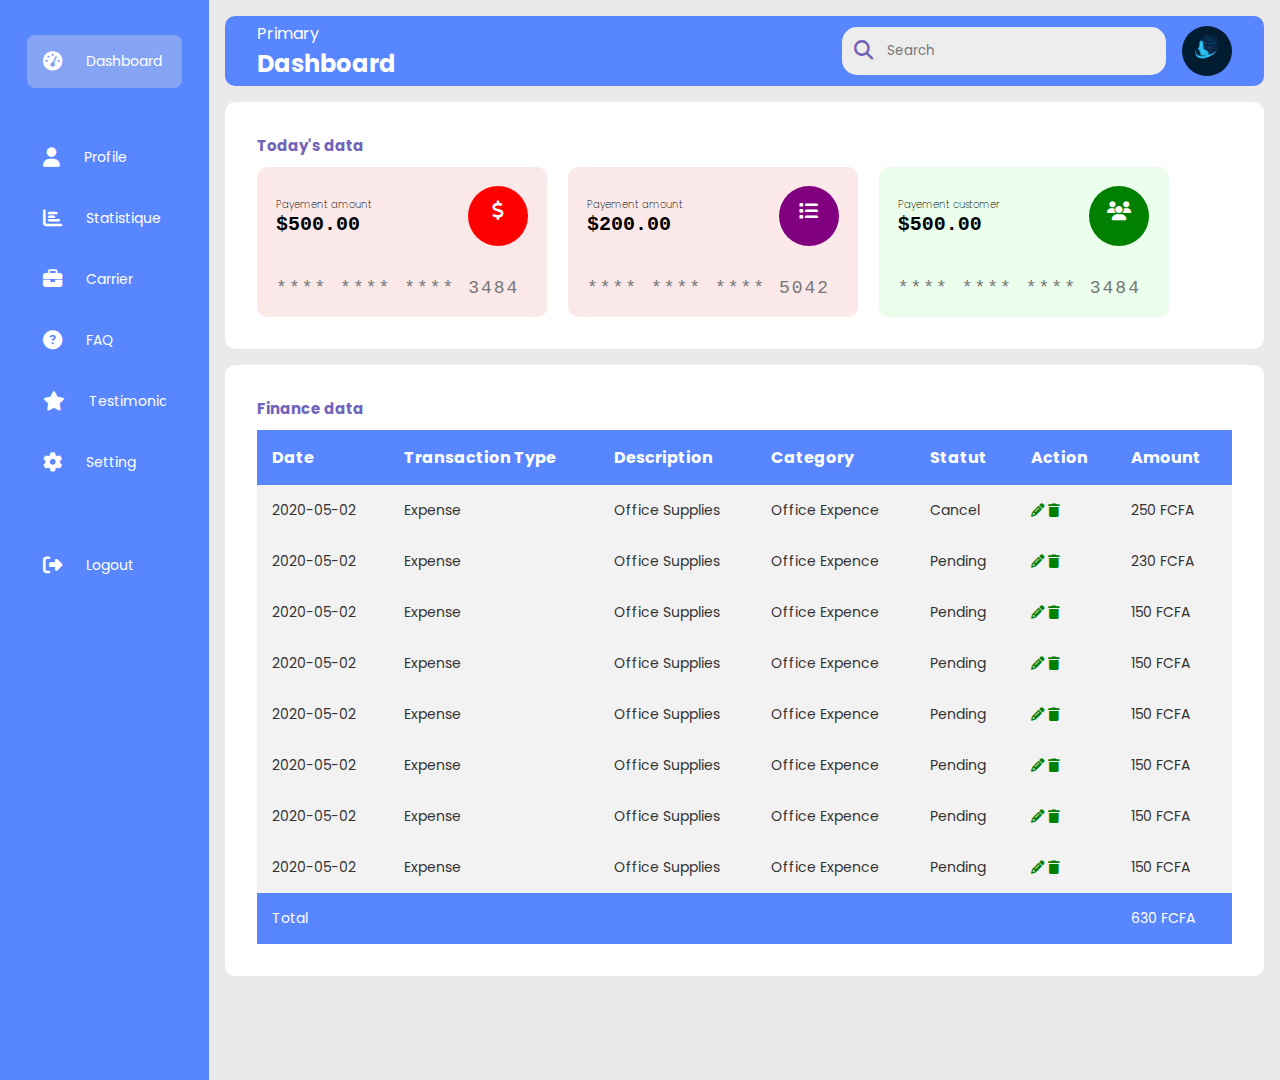
<file: index.html>
<!DOCTYPE html>
<html lang="en">
<head>
    <meta charset="UTF-8">
    <meta name="viewport" content="width=device-width, initial-scale=1.0">
    <title>Dashboard</title>
<link rel="stylesheet" href="https://cdnjs.cloudflare.com/ajax/libs/font-awesome/6.4.0/css/all.min.css">
    <link rel="stylesheet" href="style.css">
</head>
<body>
    <div class="sidebar">
        
        <div class="menu-item">
            <ul class="menu">
                <li class="active">
                    <a href="#">
                        <i class="fas fa-tachometer-alt"></i>
                        <span>Dashboard</span>
                    </a>
                </li>
            </ul>
        </div>
        <ul class="menu">
            
            <li>
                <a href="#">
                    <i class="fas fa-user"></i>
                    <span>Profile</span>
                </a>
            </li>
            <li>
                <a href="#">
                    <i class="fas fa-chart-bar"></i>
                    <span>Statistique</span>
                </a>
            </li>
            <li>
                <a href="#">
                    <i class="fas fa-briefcase"></i>
                    <span>Carrier</span>
                </a>
            </li>
            <li>
                <a href="#">
                    <i class="fas fa-question-circle"></i>
                    <span>FAQ</span>
                </a>
            </li>
            <li>
                <a href="#">
                    <i class="fas fa-star"></i>
                    <span>Testimonials</span>
                </a>
            </li>
            <li>
                <a href="#">
                    <i class="fas fa-cog"></i>
                    <span>Setting</span>
                </a>
            </li>
            <li class="logout">
                    <a href="#">
                        <i class="fas fa-sign-out-alt"></i>
                        <span>Logout</span>
                    </a>
            </li>
        </ul>
        
    </div>
    
    <div class="main--content">
        <div class="header--wrapper">
            <div class="header--title">
                <span>Primary</span>
                <h2>Dashboard</h2>
            </div>
            <div class="user--info">
                <div class="seach--box">
                   <i class="fas fa-search"></i>
                   <input type="text" placeholder="Search">
                </div>
                <img src="images/image.png" alt="">
            </div>
        </div>
    


    <div class="card-container">
        <h3 class="main--title">Today's data</h3>
        <div class="card--wrapper">
            <div class="payement--card light-red">
                <div class="card--header">
                    <div class="amount">
                        <span class="title">
                            Payement amount
                        </span>
                        <span class="amount--value">$500.00</span>
                    </div>
                    <i class="fas fa-dollar-sign icon"></i>
                </div>
                <span class="card-detail">
                    **** **** **** 3484
                </span>
            </div>

            <div class="payement--card light-red">
                <div class="card--header">
                    <div class="amount">
                        <span class="title">
                            Payement amount
                        </span>
                        <span class="amount--value">$200.00</span>
                    </div>
                    <i class="fas fa-list icon dark-purple"></i>
                </div>
                <span class="card-detail">
                    **** **** **** 5042
                </span>
            </div>

            <div class="payement--card light-green">
                <div class="card--header">
                    <div class="amount">
                        <span class="title">
                            Payement customer
                        </span>
                        <span class="amount--value">$500.00</span>
                    </div>
                    <i class="fas fa-users icon dark-green"></i>
                </div>
                <span class="card-detail">
                    **** **** **** 3484
                </span>
            </div>
        </div>
    </div>
    <div class="tabular--wrapper">
          <h3 class="main--title">Finance data</h3>
          <div class="table--container table-responsive">
                <table>
                    <thead>
                    
                    <tr>
                        <th>Date</th>
                        <th>Transaction Type</th>
                        <th>Description</th>
                        <th>Category</th>
                        <th>Statut</th>
                        <th>Action</th>
                        <th>Amount</th>
                    </tr>
                    <tbody>
                        <tr>
                            <td>2020-05-02</td>
                            <td>Expense</td>
                            <td>Office Supplies</td>
                            <td>Office Expence</td>
                            <td>Cancel</td>
                            <td>
                                <button class="btn btn-primary"><i class="fas fa-pencil"></i></button>
                                <button class="btn btn-danger"><i class="fas fa-trash"></i></button>
                            </td>
                            <td>250 FCFA</td>                           
                        </tr>
                           
                        <tr>
                            <td>2020-05-02</td>
                            <td>Expense</td>
                            <td>Office Supplies</td>
                            <td>Office Expence</td>
                            <td>Pending</td>
                            <td>
                                <button class="btn btn-primary"><i class="fas fa-pencil"></i></button>
                                <button class="btn btn-danger"><i class="fas fa-trash"></i></button>
                            </td>
                            <td>230 FCFA</td>
                        </tr>

                        <tr>
                            <td>2020-05-02</td>
                            <td>Expense</td>
                            <td>Office Supplies</td>
                            <td>Office Expence</td>
                            <td>Pending</td>
                            <td>
                                <button class="btn btn-primary"><i class="fas fa-pencil"></i></button>
                                <button class="btn btn-danger"><i class="fas fa-trash"></i></button>
                            </td>
                            <td>150 FCFA</td>
                        </tr>

                        <tr>
                            <td>2020-05-02</td>
                            <td>Expense</td>
                            <td>Office Supplies</td>
                            <td>Office Expence</td>
                            <td>Pending</td>
                            <td>
                                <button class="btn btn-primary"><i class="fas fa-pencil"></i></button>
                                <button class="btn btn-danger"><i class="fas fa-trash"></i></button>
                            </td>
                            <td>150 FCFA</td>
                        </tr>

                        <tr>
                            <td>2020-05-02</td>
                            <td>Expense</td>
                            <td>Office Supplies</td>
                            <td>Office Expence</td>
                            <td>Pending</td>
                            <td>
                                <button class="btn btn-primary"><i class="fas fa-pencil"></i></button>
                                <button class="btn btn-danger"><i class="fas fa-trash"></i></button>
                            </td>
                            <td>150 FCFA</td>
                        </tr>

                        <tr>
                            <td>2020-05-02</td>
                            <td>Expense</td>
                            <td>Office Supplies</td>
                            <td>Office Expence</td>
                            <td>Pending</td>
                            <td>
                                <button class="btn btn-primary"><i class="fas fa-pencil"></i></button>
                                <button class="btn btn-danger"><i class="fas fa-trash"></i></button>
                            </td>
                            <td>150 FCFA</td>
                        </tr>

                        <tr>
                            <td>2020-05-02</td>
                            <td>Expense</td>
                            <td>Office Supplies</td>
                            <td>Office Expence</td>
                            <td>Pending</td>
                            <td>
                                <button class="btn btn-primary"><i class="fas fa-pencil"></i></button>
                                <button class="btn btn-danger"><i class="fas fa-trash"></i></button>
                            </td>
                            <td>150 FCFA</td>
                        </tr>

                        <tr>
                            <td>2020-05-02</td>
                            <td>Expense</td>
                            <td>Office Supplies</td>
                            <td>Office Expence</td>
                            <td>Pending</td>
                            <td>
                                <button class="btn btn-primary"><i class="fas fa-pencil"></i></button>
                                <button class="btn btn-danger"><i class="fas fa-trash"></i></button>
                            </td>
                            <td>150 FCFA</td>
                        </tr>

                    </tbody>
                    <tfoot>
                        <td colspan="6">Total</td>
                        <td >630 FCFA</td>
                    </tfoot>
                </thead>
            </table>
          </div>
    </div>
</div>

</body>
</html>
</file>
<file: style.css>
@import url("https://fonts.googleapis.com/css2?family=Poppins:wght@400;600&display=swap");


*{
    margin: 0;
    padding: 0;
    border: none;
    outline: none;
    box-sizing: border-box;
    font-family: "Poppins", sans-serif;
}
body{
    display: flex;
}
.sidebar{
    position: sticky;
    top: 0;
    left: 0;
    bottom: 0;
    width: 110px;
    height: 120vh;
    padding: 1.7rem;
    /*color: #fff;*/
    overflow: hidden;
    transition: all 0.5s linear;
    /*background: rgba(113, 99, 186, 255);*/
    background :rgb(88, 134, 255);
    
}
.sidebar:hover{
   width: 240px;
   transition: 0.5s;

}
.logo{
    height: 80px;
    padding: 16px;
}
.menu{
    height: 88px;
    position: relative;
    list-style: none;
    padding: 0;
}
.menu li{
    padding: 1rem;
    margin: 8px 0;
    border-radius: 8px;
    transition: all 0.5 ease-in-out;
}
.menu li:hover, .active{
    background: #e0e0e058;
}
.menu a{
    color: #fff;
    font-size: 14px;
    text-decoration: none;
    display: flex;
    align-items: center;
    gap: 1.5rem;
}
.menu a span{
   overflow: hidden;
}
.menu a i{
    font-size: 1.2rem;
 }
 .logout{
    position: absolute;
    bottom:10; 
    top: 400px;
    left: 0;
    width: 100%;
 }

 /*Main Body section*/
 .main--content{
    position: relative;
    background: #ebe9e9;
    width: 100%;
    padding: 1rem;
 }
.header--wrapper img{
    width: 50px;
    height: 50px;
    cursor: pointer;
    border-radius: 50%;
}
.header--wrapper{
    display: flex;
    justify-content: space-between;
    align-items: center;
    flex-wrap: wrap;
    background: #5886FF;
    border-radius: 10px;
    padding: 5px 2rem;
    margin-bottom: 1rem;
}

.header--title{
    /*color: rgba(113, 99, 186, 255);*/
    color: #fff;
}
.user--info{
    display: flex;
    align-items: center;
    gap: 1rem;
}
.seach--box{
    background: rgb(237, 237, 237);
    border-radius: 15px;
    color: rgba(113, 99, 186, 255);
    display: flex;
    align-items: center;
    gap:4px;
    padding: 4px 12px;
}
.seach--box input{
    background: transparent;
    padding: 10px;
}
.seach--box i{
    font-size: 1.2rem;
    cursor: pointer;
    transition: all 0.5s ease-out;
}
.seach--box i:hover{
    transform: scale(1.2);
}
/*--------------Card container----------*/

.card-container{
    background: #fff;
    padding: 2rem;
    border-radius: 10px;
}
.card--wrapper{
    display: flex;
    flex-wrap: wrap;
    gap: 1.3rem;
    justify-self: space-between;
}
.main--title{
    color: rgba(113, 99, 186, 255);
    padding-bottom: 10px;
    font-size: 15px;
}
.payement--card{
    background: rgb(229, 223, 223);
    border-radius: 10px;
    padding: 1.2rem;
    width: 290px;
    height: 150px;
    display: flex;
    flex-direction: column;
    justify-content: space-between;
    transition: all 0.5 ease-in-out;
}
.payement--card:hover{
    transform: translateY(-5px);   
}
.card--header{
    display: flex;
    justify-content: space-between;
    align-items: center;
    margin-bottom: 20px;
}
.amount{
    display: flex;
    flex-direction: column;
}
.title{
    font-size: 10px;
    font-weight: 200;
}
.amount--value{
   font-size: 20px;
   font-family: 'Courier New', Courier, monospace;
   font-weight: 600;
}
.icon{
    color: #fff;
    padding: 1rem;
    height: 60px;
    width: 60px;
    text-align: center;
    border-radius: 50%;
    font-size: 1.2rem;
    background: red;
}
.card-detail{
   font-size: 18px;
   color: #777777;
   letter-spacing: 2px;
   font-family: 'Courier New', Courier, monospace;
}
.light-red{
    background: rgb(251, 233, 233);
}
.light-purple{
    background: rgb(254, 226, 254);
}
.light-green{
    background: rgb(235, 254, 235);
}
.light-blue{
    background: rgb(236, 236, 254);
}
.dark-red{
    background:red;
}
.dark-purple{
    background: purple;
}
.dark-green{
    background: green;
}
.dark-blue{
    background: blue;
}
.tabular--wrapper{
    background: #fff;
    margin-top: 1rem;
    border-radius: 10px;
    padding: 2rem;
}
.table--container{
    width: 100%;
}
table{
    width: 100%;
    border-collapse: collapse;
}
thead{
    /*background: rgba(113, 99, 136, 255);*/
    background: rgb(88, 134, 255);
    color: #fff;
}
th{
    padding: 15px;
    text-align: left;
}
tbody{
    background: #f2f2f2;
}
td{
    padding: 15px;
    font-size: 14px;
    color: #333;
}
tr:nth-child(event){
    background: #fff;
}
tfoot{
    /*background: rgba(113, 99, 186, 255);*/
    background: rgb(88, 134, 255);
    font-size: bold;
    color: #fff;
}
tfoot td{
    padding: 15px;
    color: #fff;
}
.table--container button{
    color: green;
    background: none;
    cursor: pointer;

}
</file>
